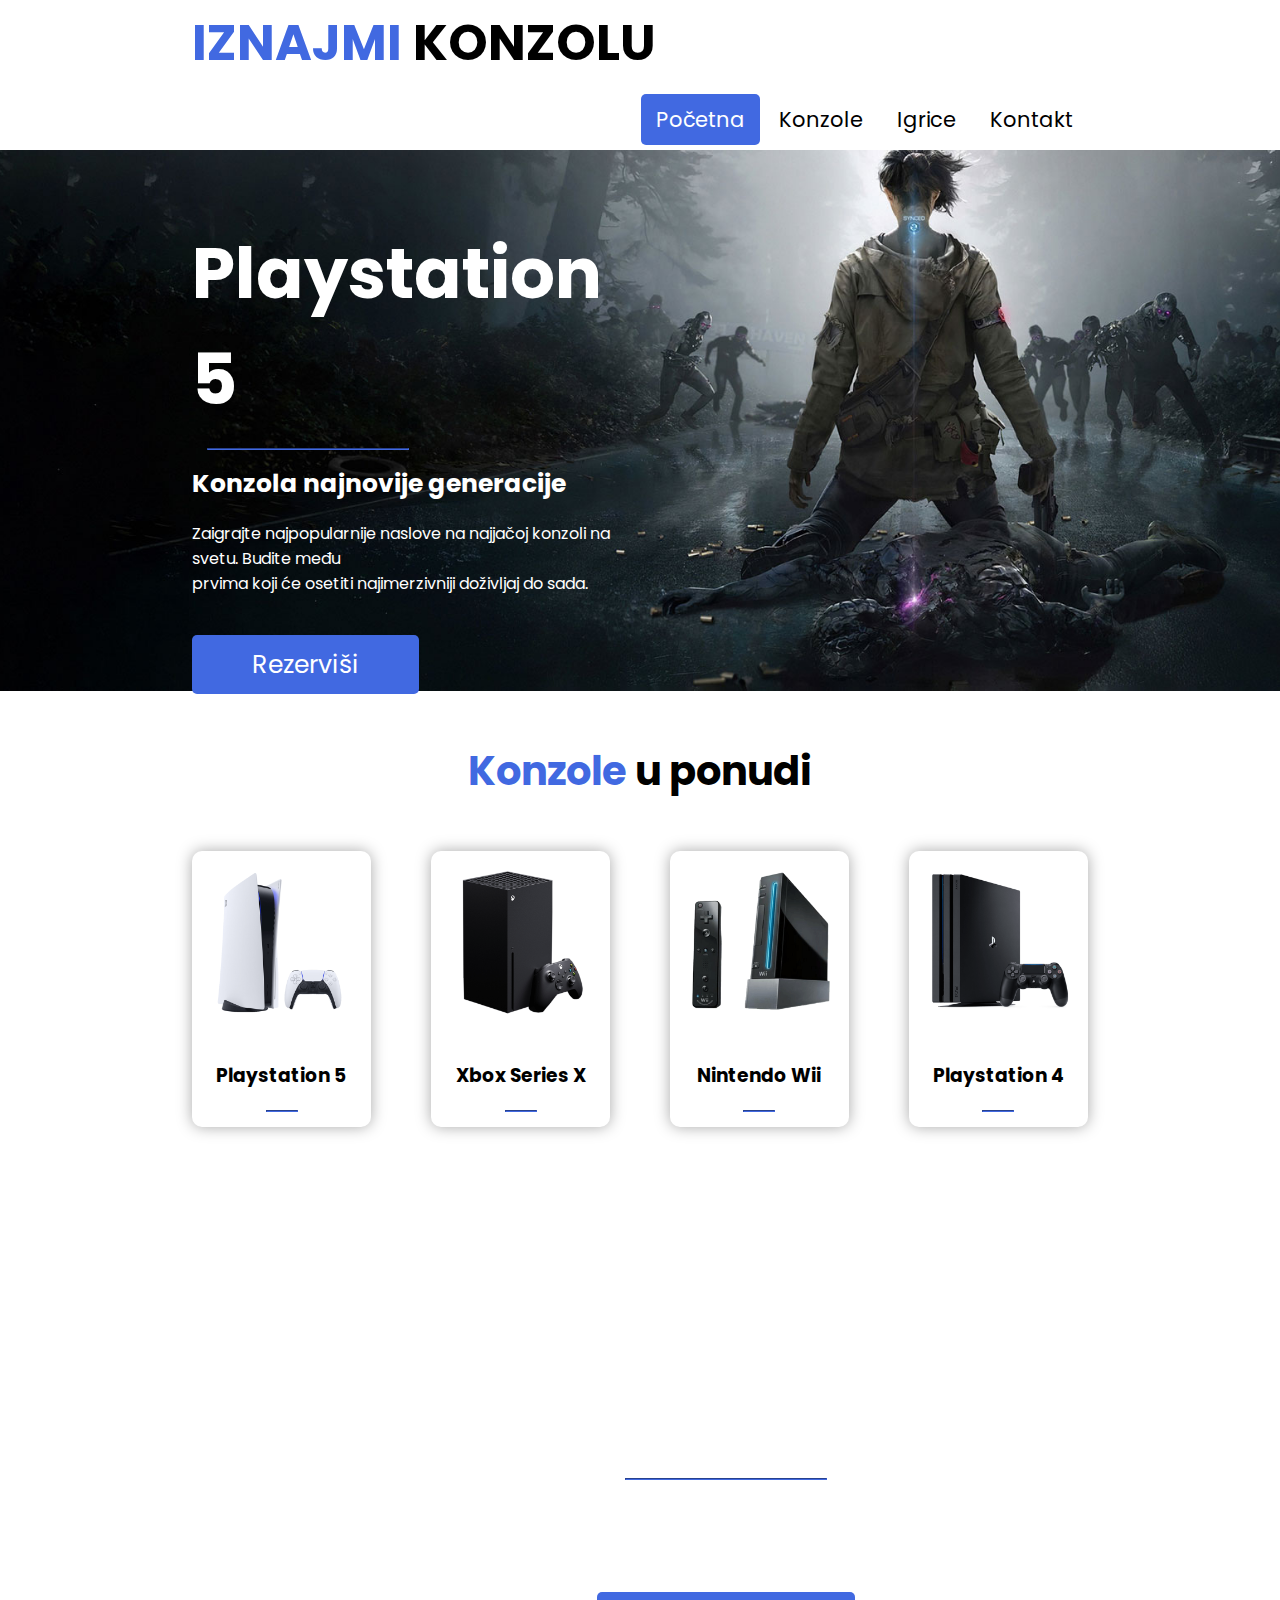
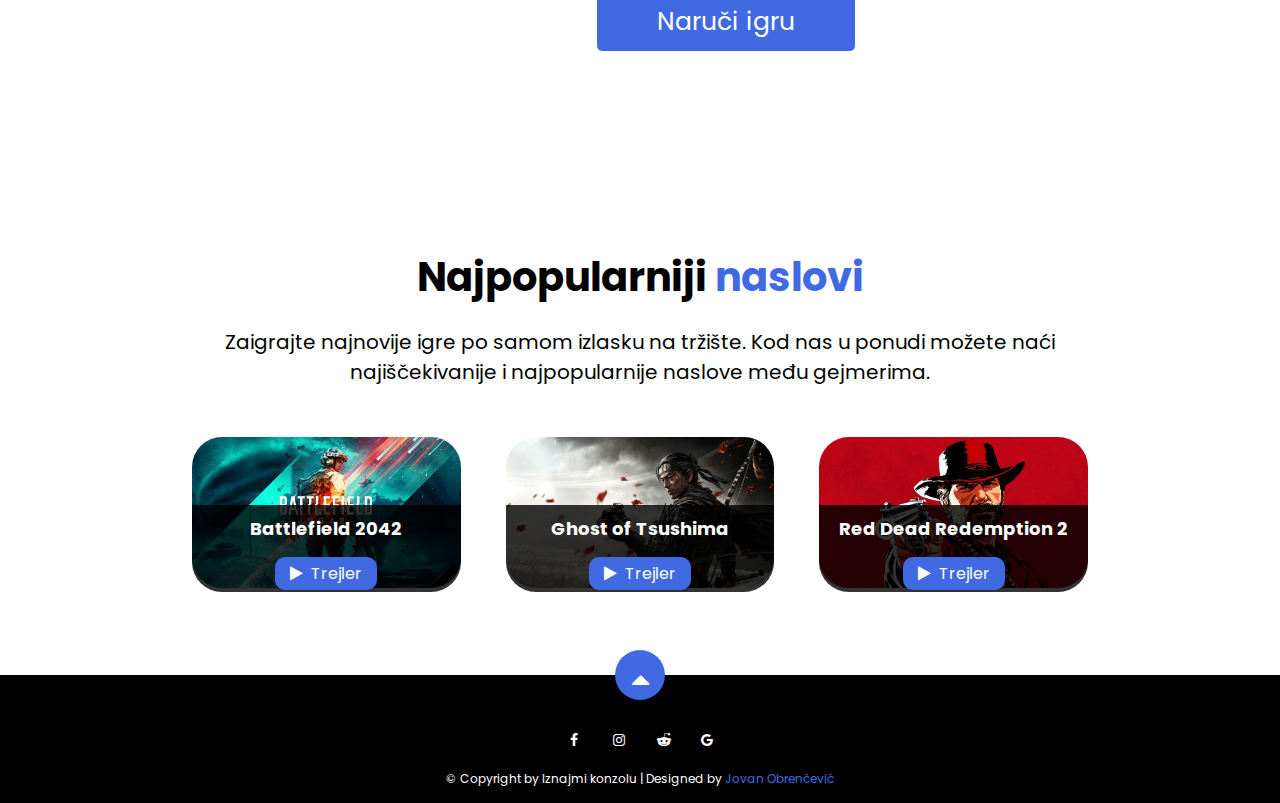
<file: index.html>
<!DOCTYPE html>
<html>
	<head>
		<!-- Veze ka fontovima -->
		<link href="https://fonts.googleapis.com/css2?family=Poppins:wght@400;500&display=swap" rel="stylesheet"/>

		<!-- Veze ka web ikonicama -->
		<link rel="stylesheet" href="https://cdnjs.cloudflare.com/ajax/libs/font-awesome/4.7.0/css/font-awesome.min.css"/>
		
		<meta name="viewport" content="width=device-width, initial-scale=1.0"/>
		<meta name="keywords" content="playstation 5, xbox, sony, iznajmi sony, nintendo wii"/>
        	<meta name="description" content="Iznajmljivanje svih vrsta konzola, sony, xbox, nintendo"/>
		
		<!-- Veza ka css fajlu -->
		<link rel="stylesheet" type="text/css" href="css/style.css"/>

		<meta charset="utf-8"/>
		<link rel="icon" href="img/logoIcon.png"/>
		<title>Iznajmi konzolu</title>
	</head>

	<body id="indexPage">

		<!-- Header sekcija -->
		<div id="header">
			<div class="centralAlign">

				<!-- Logo sekcija -->
				<div id="logo">
					<a href="index.html">
						<h1><span class="plaviTekst">Iznajmi</span> Konzolu</h1>
					</a>
					
				</div>

				<!-- Navigacija -->
				<div id="navigation">
					<ul>
						<li class="trenutnaStranica">
							<a href="index.html">Početna</a>
						</li>
						<li>
							<a href="konzole.html">Konzole</a>
						</li>
						<li>
							<a href="igrice.html">Igrice</a>
						</li>
						<li>
							<a href="kontakt.html">Kontakt</a>
						</li>
					</ul>
				</div>

				<div class="cleaner"></div>
			</div>
		</div>

		<!-- Cover sekcija -->
		<div class="cover">
			<div class="centralAlign">
				<div id="coverText">
					<h2>Playstation 5</h2>
					<hr>
					<h3>Konzola najnovije generacije</h3>
					<p>Zaigrajte najpopularnije naslove na najjačoj konzoli na svetu. Budite među <br/>prvima koji će osetiti najimerzivniji doživljaj do sada.</p>
					<a href="kontakt.html">Rezerviši</a>
				</div>
			</div>
		</div>
		
		<!-- middleRow -->
		<div class="centralAlign">
			<div id="middleRowTitle">
				<h2><span class="plaviTekst">Konzole</span> u ponudi</h2>
			</div>
			<div id="middleRow">
				<div class="middleRowBlock">
					<img src="img/playstation5.png" alt="Playstation 5 konzola sa dualsense kontrolerom"/>
					<h3>Playstation 5</h3>
					<hr/>
				</div>
				<div class="middleRowBlock">
					<img src="img/xboxSeriesX.png" alt="Xbox Series X konzola sa xbox360 dzojstikom"/>
					<h3>Xbox Series X</h3>
					<hr/>
				</div>
				<div class="middleRowBlock">
					<img src="img/nintendoWii.png" alt="Nintendo konzola sa wii palicom"/>
					<h3>Nintendo Wii</h3>
					<hr/>
				</div>
				<div class="middleRowBlock">
					<img src="img/playstation4.png" alt="Playstation 4 konzola sa dualshock 4 kontrolerom"/>
					<h3>Playstation 4</h3>
					<hr/>
				</div>
			</div>
		</div> 

		<!-- middleCover -->
		<div id="middleCover">
			<div class="centralAlign">
				<div id="middleCoverText">
					<h2>Iznajmite igru</h2>
					<hr/>
					<p>Imate konzolu a nemate igru? Nikakav problem.<br/>
					Kod nas možete iznajmiti samo igru po najpovoljnijim cenama.</p>
					<a href="kontakt.html">Naruči igru</a>
				</div>
				<div class="cleaner"></div>
			</div>
		</div>

		<!-- bottomRow -->
		<div class="centralAlign">
			<div id="bottomRowText">
				<h2>Najpopularniji<span class="plaviTekst"> naslovi</span></h2>
				<p>Zaigrajte najnovije igre po samom izlasku na tržište. Kod 
				nas u ponudi možete naći najiščekivanije i najpopularnije naslove među gejmerima.</p>
			</div>
			<div id="bottomRow">
				<div class="bottomRowBlock">
					<img src="img/battlefield2042.jpg" alt="Video igrica Battlefield 2042"/>
					<div class="bottomRowBlockText">
						<h3>Battlefield 2042</h3>
						<a href="https://www.youtube.com/watch?v=FDuMEodqXi0" target="_blank"><i class="fa fa-play"></i> &nbsp;Trejler</a>
					</div>
				</div>

				<div class="bottomRowBlock">
					<img src="img/ghostOfTsushima.jpg" alt="Video igrica Ghost of Tsushima"/>
					<div class="bottomRowBlockText">
						<h3>Ghost of Tsushima</h3>
						<a href="https://www.youtube.com/watch?v=iqysmS4lxwQ" target="_blank"><i class="fa fa-play"></i> &nbsp;Trejler</a>
					</div>
				</div>
				
				<div class="bottomRowBlock">
					<img src="img/redDeadRedemption2.jpg" alt="Arthur Morgan iz video naslova Red Dead Redemption 2"/>
					<div class="bottomRowBlockText">
						<h3>Red Dead Redemption 2</h3>
						<a href="https://www.youtube.com/watch?v=eaW0tYpxyp0" target="_blank"><i class="fa fa-play"></i> &nbsp;Trejler</a>
					</div>
				</div>
			</div>
		</div>

		<!-- footer -->
		<div id="footer">
			<div class="centralAlign">
				<div id="goUp">
					<a href="#indexPage"><i class="fa fa-sort-asc"></i></a>
				</div>
				<div id="socMreze">
					<ul>
						<li>
							<a href="https://www.facebook.com/"><i class="fa fa-facebook-f"></i></a>
						</li>
						<li>
							<a href="https://www.instagram.com/"><i class="fa fa-instagram"></i></a>
						</li>
						<li>
							<a href="https://www.reddit.com/"><i class="fa fa-reddit-alien"></i></a>
						</li>
						<li>
							<a href="https://myaccount.google.com/"><i class="fa fa-google"></i></a>
						</li>
					</ul>
				</div>
				<p>&copy; Copyright by Iznajmi konzolu | Designed by <a href="oMeni.html">Jovan Obrenčević</a></p>
			</div>
		</div>

	</body>
</html>
</file>
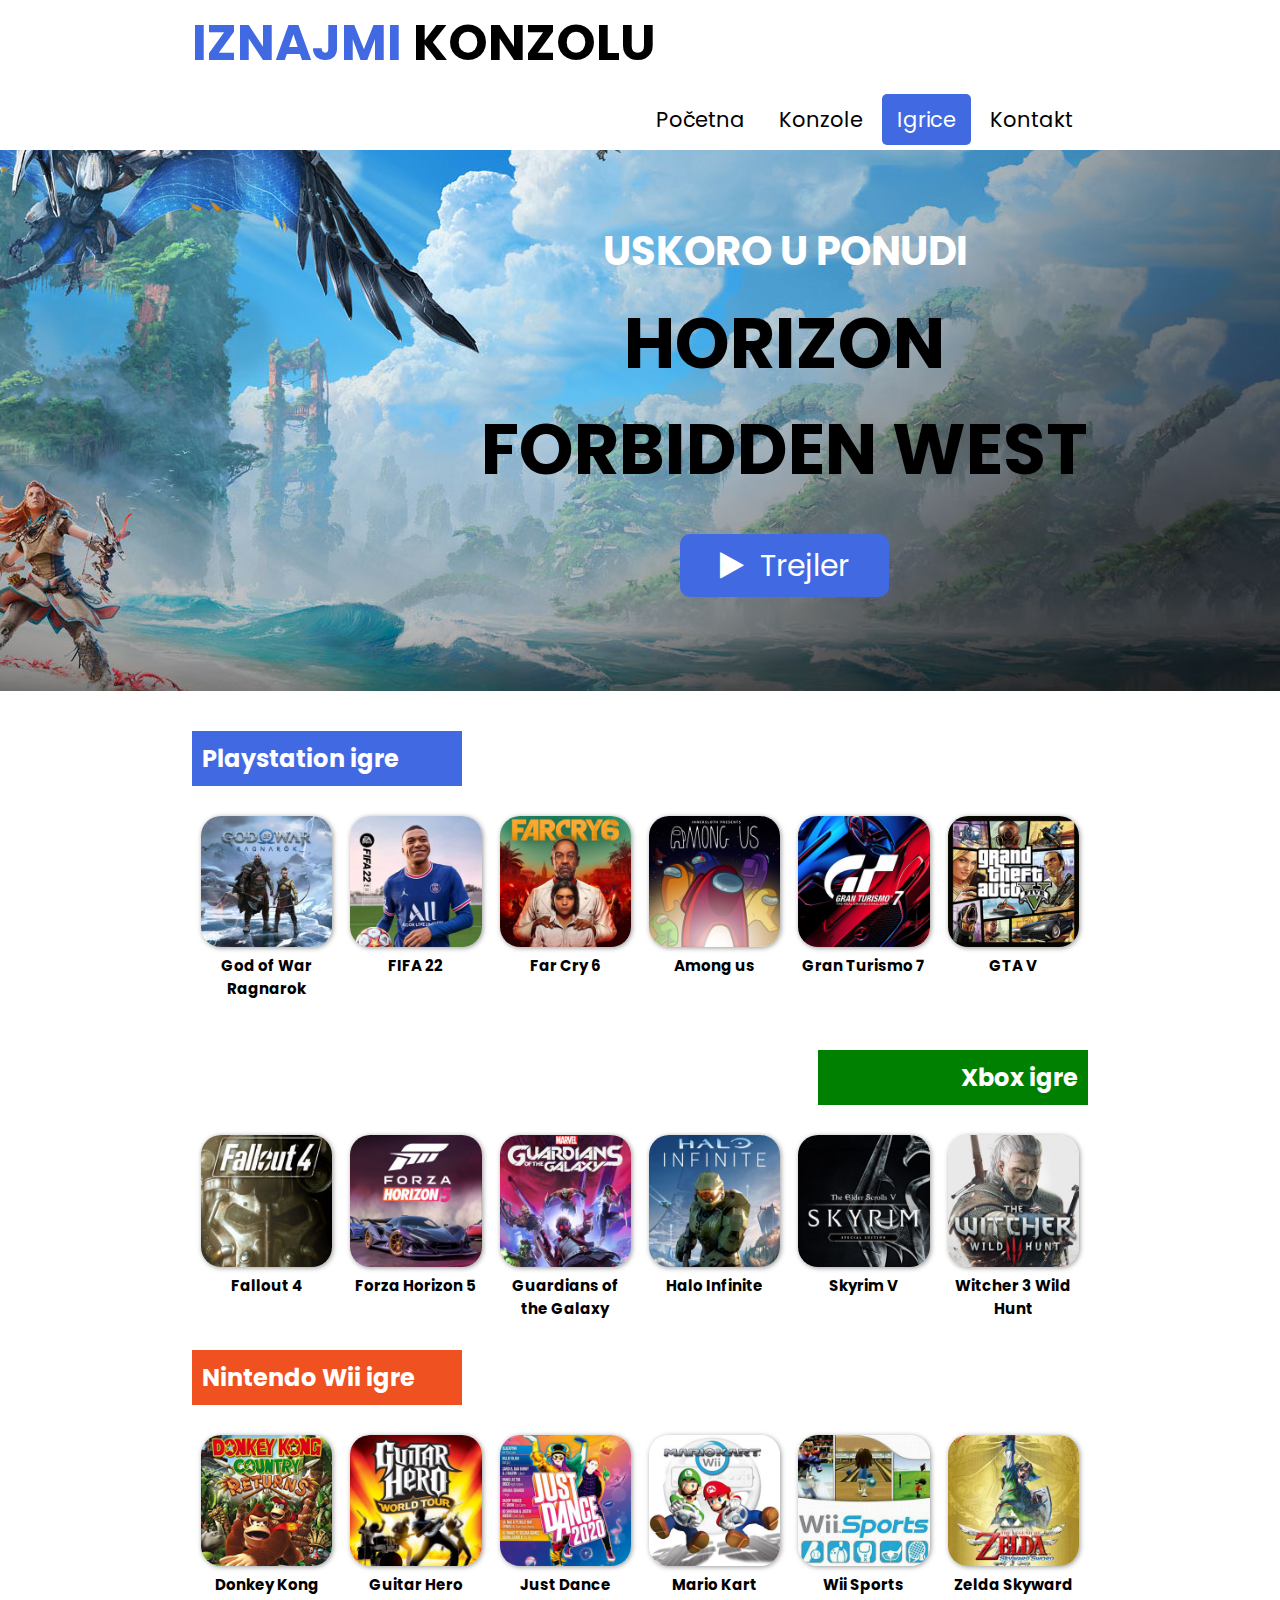
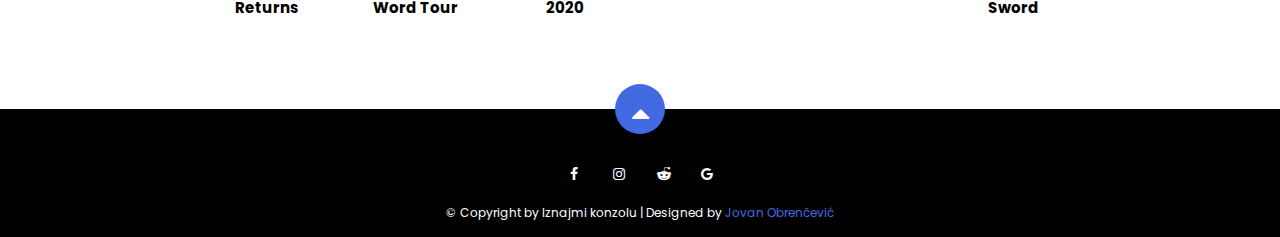
<file: igrice.html>
<!DOCTYPE html>
<html>
	<head>
		<!-- Veze ka fontovima -->
		<link href="https://fonts.googleapis.com/css2?family=Poppins:wght@400;500&display=swap" rel="stylesheet"/>
		
		<!-- Veze ka web ikonicama -->
		<link rel="stylesheet" href="https://cdnjs.cloudflare.com/ajax/libs/font-awesome/4.7.0/css/font-awesome.min.css"/>

		<!-- Veza ka css fajlu -->
		<link rel="stylesheet" type="text/css" href="css/style.css"/>

		<meta charset="utf-8"/>
		<link rel="icon" href="img/logoIcon.png"/>
		<title>Iznajmi konzolu</title>
	</head>

	<body id="igricePage">

		<!-- Header sekcija -->
		<div id="header">
			<div class="centralAlign">

				<!-- Logo sekcija -->
				<div id="logo">
					<a href="index.html">
						<h1><span class="plaviTekst">Iznajmi</span> Konzolu</h1>
					</a>
					
				</div>

				<!-- Navigacija -->
				<div id="navigation">
					<ul>
						<li>
							<a href="index.html">Početna</a>
						</li>
						<li>
							<a href="konzole.html">Konzole</a>
						</li>
						<li class="trenutnaStranica">
							<a href="igrice.html">Igrice</a>
						</li>
						<li>
							<a href="kontakt.html">Kontakt</a>
						</li>
					</ul>
				</div>

				<div class="cleaner"></div>
			</div>
		</div>

		<!-- Cover sekcija -->
		<div class="cover">
			<div class="centralAlign">
				<div id="igriceCoverText">
					<h2>USKORO U PONUDI</h2>
					<h3>HORIZON <br/>
					FORBIDDEN WEST</h3>
					<a href="https://www.youtube.com/watch?v=WpgXz5Z9v-U" target="_blank"><i class="fa fa-play"></i> &nbsp;Trejler</a>
				</div>
				<div class="cleaner"></div>
			</div>
		</div>

		<!-- Gallery sekcija -->
		<div id="gallery">
			<div class="centralAlign">
				<div class="galleryRow">
					<h2>Playstation igre</h2>
					<div class="galleryItems">
						<ul>
							<li>
								<img src="img/godOfWarRagnarok.jpg" alt="God of War ragnarok cover"/>
								<h3>God of War Ragnarok</h3>
							</li>
							<li>
								<img src="img/fifa22.jpg" alt="Kylian Mbappe FIFA22"/>
								<h3>FIFA 22</h3>
							</li>
							<li>
								<img src="img/farCry6.jpg" alt="Far cry 6 cover"/>
								<h3>Far Cry 6</h3>
							</li>
							<li>
								<img src="img/amongUs.jpg" alt="Among us cover"/>
								<h3>Among us</h3>
							</li>
							<li>
								<img src="img/granTurismo7.jpg" alt="Gran Turismo 7 cover"/>
								<h3>Gran Turismo 7</h3>
							</li>
							<li>
								<img src="img/gtaV.jpg" alt="GTA V cover"/>
								<h3>GTA V</h3>
							</li>
						</ul>
					</div>
				</div>
				<div class="galleryRow">
					<h2 class="xbox">Xbox igre</h2>
					<div class="cleaner"></div>
					<div class="galleryItems">
						<ul>
							<li>
								<img src="img/fallout4.jpg" alt="Fallout4 cover"/>
								<h3>Fallout 4</h3>
							</li>
							<li>
								<img src="img/forzaHorizon5.jpg" alt="Forza Horizon 5 cover"/>
								<h3>Forza Horizon 5</h3>
							</li>
							<li>
								<img src="img/guardiansOfTheGalaxy.jpg" alt="Guardians of the galaxy cover"/>
								<h3>Guardians of the Galaxy</h3>
							</li>
							<li>
								<img src="img/haloInfinite.jpg" alt="Halo Infinite cover"/>
								<h3>Halo Infinite</h3>
							</li>
							<li>
								<img src="img/skyrimV.jpg" alt="Skyrim V cover"/>
								<h3>Skyrim V</h3>
							</li>
							<li>
								<img src="img/witcher3.jpg" alt="Witcher 3 - Geralt of Rivia cover"/>
								<h3>Witcher 3 Wild Hunt</h3>
							</li>
						</ul>
					</div>
				</div>
				<div class="galleryRow">
					<h2 class="nintendo">Nintendo Wii igre</h2>
					<div class="galleryItems">
						<ul>
							<li>
								<img src="img/donkeyKong.jpg" alt="Donkey Kong cover"/>
								<h3>Donkey Kong Returns</h3>
							</li>
							<li>
								<img src="img/guitarHeroWordTour.jpg" alt="Guitar Hero Word Tour cover"/>
								<h3>Guitar Hero Word Tour</h3>
							</li>
							<li>
								<img src="img/justDance2020.jpg" alt="Just Dance 2020 cover"/>
								<h3>Just Dance 2020</h3>
							</li>
							<li>
								<img src="img/marioKart.jpg" alt="Mario kart cover"/>
								<h3>Mario Kart</h3>
							</li>
							<li>
								<img src="img/wiiSports.jpg" alt="Wii sports cover"/>
								<h3>Wii Sports</h3>
							</li>
							<li>
								<img src="img/zeldaSkywardSword.jpg" alt="Zelda Skyward Sword cover"/>
								<h3>Zelda Skyward Sword</h3>
							</li>
						</ul>
					</div>
				</div>
			</div>
		</div>

		<!-- Footer -->
		<div id="footer">
			<div class="centralAlign">
				<div id="goUp">
					<a href="#igricePage"><i class="fa fa-sort-asc"></i></a>
				</div>
				<div id="socMreze">
				<ul>
					<li>
						<a href=""><i class="fa fa-facebook-f"></i></a>
					</li>
					<li>
						<a href=""><i class="fa fa-instagram"></i></a>
					</li>
					<li>
						<a href=""><i class="fa fa-reddit-alien"></i></a>
					</li>
					<li>
						<a href=""><i class="fa fa-google"></i></a>
					</li>
				</ul>
			</div>
			<p>&copy; Copyright by Iznajmi konzolu | Designed by <a href="oMeni.html">Jovan Obrenčević</a></p>
		</div>

	</body>
</html>
</file>
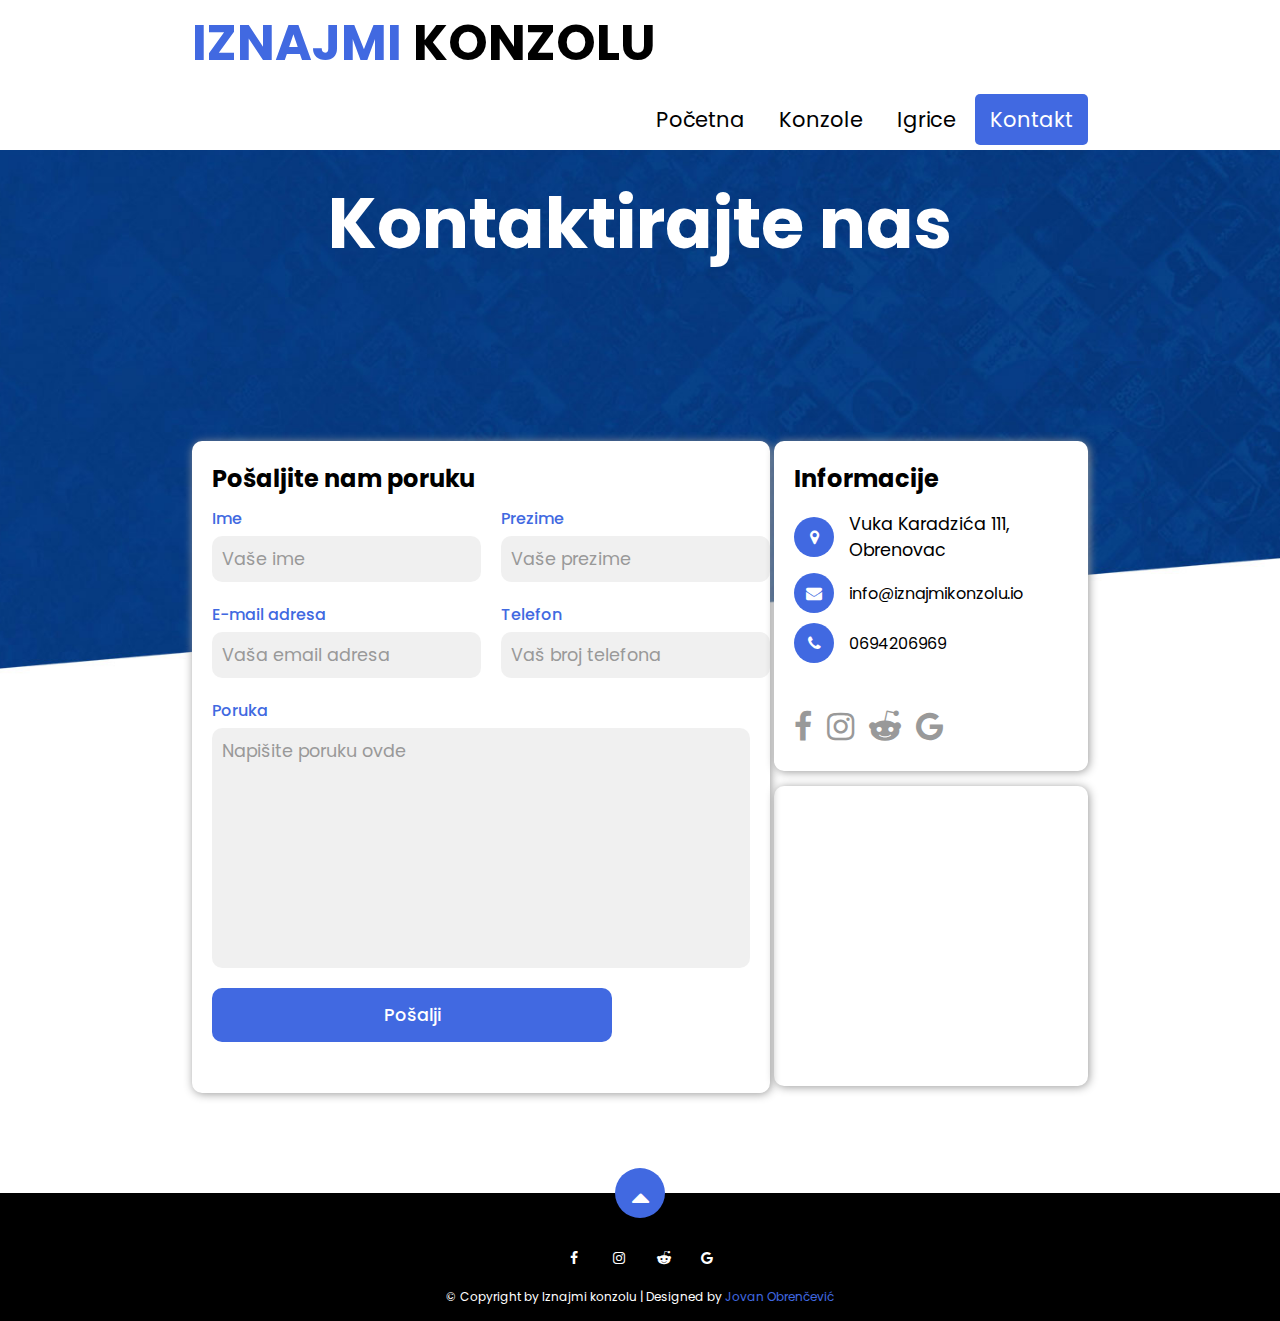
<file: kontakt.html>
<!DOCTYPE html>
<html>
    <head>
        <!-- Veze ka fontovima -->
        <link href="https://fonts.googleapis.com/css2?family=Poppins:wght@400;500&display=swap" rel="stylesheet"/>

        <!-- Veze ka web ikonicama -->
        <link rel="stylesheet" href="https://cdnjs.cloudflare.com/ajax/libs/font-awesome/4.7.0/css/font-awesome.min.css"/>

        <!-- Veza ka css fajlu -->
        <link rel="stylesheet" type="text/css" href="css/style.css"/>

        <meta charset="utf-8"/>
        <link rel="icon" href="img/logoIcon.png"/>
        <title>Iznajmi konzolu</title>
    </head>

    <body id="kontaktPage">

        <!-- Header sekcija -->
        <div id="header">
            <div class="centralAlign">

                <!-- Logo sekcija -->
                <div id="logo">
                    <a href="index.html">
                        <h1><span class="plaviTekst">Iznajmi</span> Konzolu</h1>
                    </a>
                    
                </div>

                <!-- Navigacija -->
                <div id="navigation">
                    <ul>
                        <li>
                            <a href="index.html">Početna</a>
                        </li>
                        <li>
                            <a href="konzole.html">Konzole</a>
                        </li>
                        <li>
                            <a href="igrice.html">Igrice</a>
                        </li>
                        <li class="trenutnaStranica">
                            <a href="kontakt.html">Kontakt</a>
                        </li>
                    </ul>
                </div>

                <div class="cleaner"></div>
            </div>
        </div>

        <!-- Cover sekcija -->
        <div class="cover">
            <div class="coverTitle">
                <h2>Kontaktirajte nas</h2>
            </div>
        </div>

        <!-- kontakt sekcija -->
        <div id="kontaktBlok" class="centralAlign">
            <div id="kontaktForma">
                <h3>Pošaljite nam poruku</h3>
                <form>
                    <div class="formaBlock">
                        <div class="kontaktRow">
                            <div class="inputBox">
                                <span>Ime</span>
                                <input type="text" placeholder="Vaše ime"/>
                            </div>
                            <div class="inputBox">
                                <span>Prezime</span>
                                <input type="text" placeholder="Vaše prezime"/>
                            </div>
                        </div>

                        <div class="kontaktRow">
                            <div class="inputBox">
                                <span>E-mail adresa</span>
                                <input type="text" placeholder="Vaša email adresa"/>
                            </div>
                            <div class="inputBox">
                                <span>Telefon</span>
                                <input type="text" placeholder="Vaš broj telefona"/>
                            </div>
                        </div>

                        <div class="kontaktRowDole">
                            <div class="inputBox">
                                <span>Poruka</span>
                                <textarea placeholder="Napišite poruku ovde"></textarea>
                            </div>
                        </div>
                        <div class="kontaktRowDole">
                            <div class="inputBox">
                                <input type="submit" value="Pošalji"/>
                            </div>
                        </div>
                    </div>
                </form>
            </div>
            <div id="informacijeDesno">
                <div class="kontaktInfo">
                    <h3>Informacije</h3>
                    <div class="infoBlock">
                        <div>
                            <span><i class="fa fa-map-marker"></i></span>
                            <p>Vuka Karadzića 111, Obrenovac</p>
                        </div>
                        <div>
                            <span><i class="fa fa-envelope"></i></span>
                            <a href="mailto:">info@iznajmikonzolu.io</a>
                        </div>
                        <div>
                            <span><i class="fa fa-phone"></i></span>
                            <a href="tel:0694206969">0694206969</a>
                        </div>
                        <ul class="kontaktSocijalne">
                            <li>
                            <a href="https://www.facebook.com/"><i class="fa fa-facebook-f"></i></a>
                            </li>
                            <li>
                                <a href="https://www.instagram.com/"><i class="fa fa-instagram"></i></a>
                            </li>
                            <li>
                                <a href="https://www.reddit.com/"><i class="fa fa-reddit-alien"></i></a>
                            </li>
                            <li>
                                <a href="https://myaccount.google.com/"><i class="fa fa-google"></i></a>
                            </li>
                        </ul>
                    </div>
                </div>
                <div id="kontaktMapa">
                    <iframe src="https://www.google.com/maps/embed?pb=!1m18!1m12!1m3!1d2838.0106046573364!2d20.202450115747062!3d44.658134994884215!2m3!1f0!2f0!3f0!3m2!1i1024!2i768!4f13.1!3m3!1m2!1s0x475a146223fb3bc7%3A0x2738d6ec90cc9004!2z0JLRg9C60LAg0JrQsNGA0LDRn9C40ZvQsCAxMTEsINCe0LHRgNC10L3QvtCy0LDRhiAxMTUwMA!5e0!3m2!1ssr!2srs!4v1637699332214!5m2!1ssr!2srs" width="317" height="450" style="border:0;" allowfullscreen="" loading="lazy"></iframe>
                </div>
            </div>
        </div>

        <!-- footer -->
        <div id="footer">
            <div class="centralAlign">
                <div id="goUp">
                    <a href="#kontaktPage"><i class="fa fa-sort-asc"></i></a>
                </div>
                <div id="socMreze">
                    <ul>
                        <li>
                            <a href=""><i class="fa fa-facebook-f"></i></a>
                        </li>
                        <li>
                            <a href=""><i class="fa fa-instagram"></i></a>
                        </li>
                        <li>
                            <a href=""><i class="fa fa-reddit-alien"></i></a>
                        </li>
                        <li>
                            <a href=""><i class="fa fa-google"></i></a>
                        </li>
                    </ul>
                </div>
                <p>&copy; Copyright by Iznajmi konzolu | Designed by <a href="oMeni.html">Jovan Obrenčević</a></p>
            </div>
        </div>

    </body>
</html>
</file>
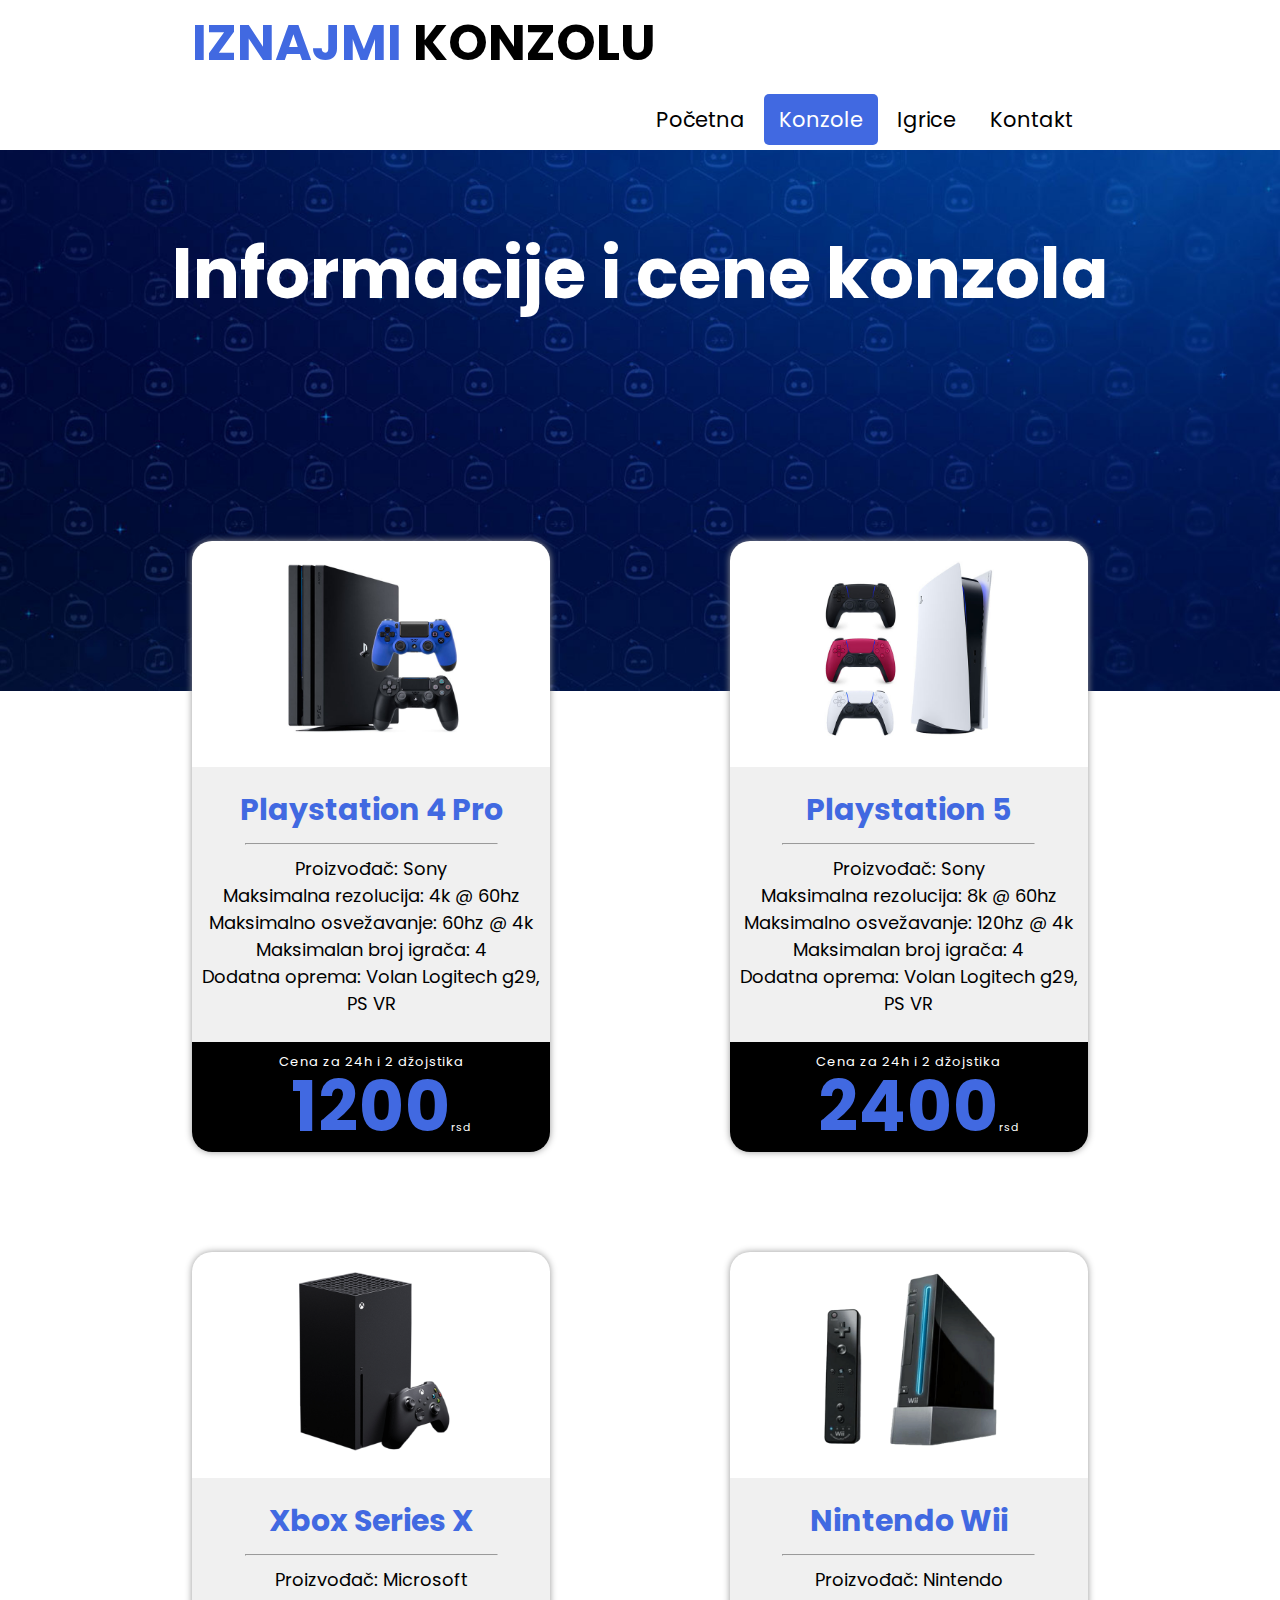
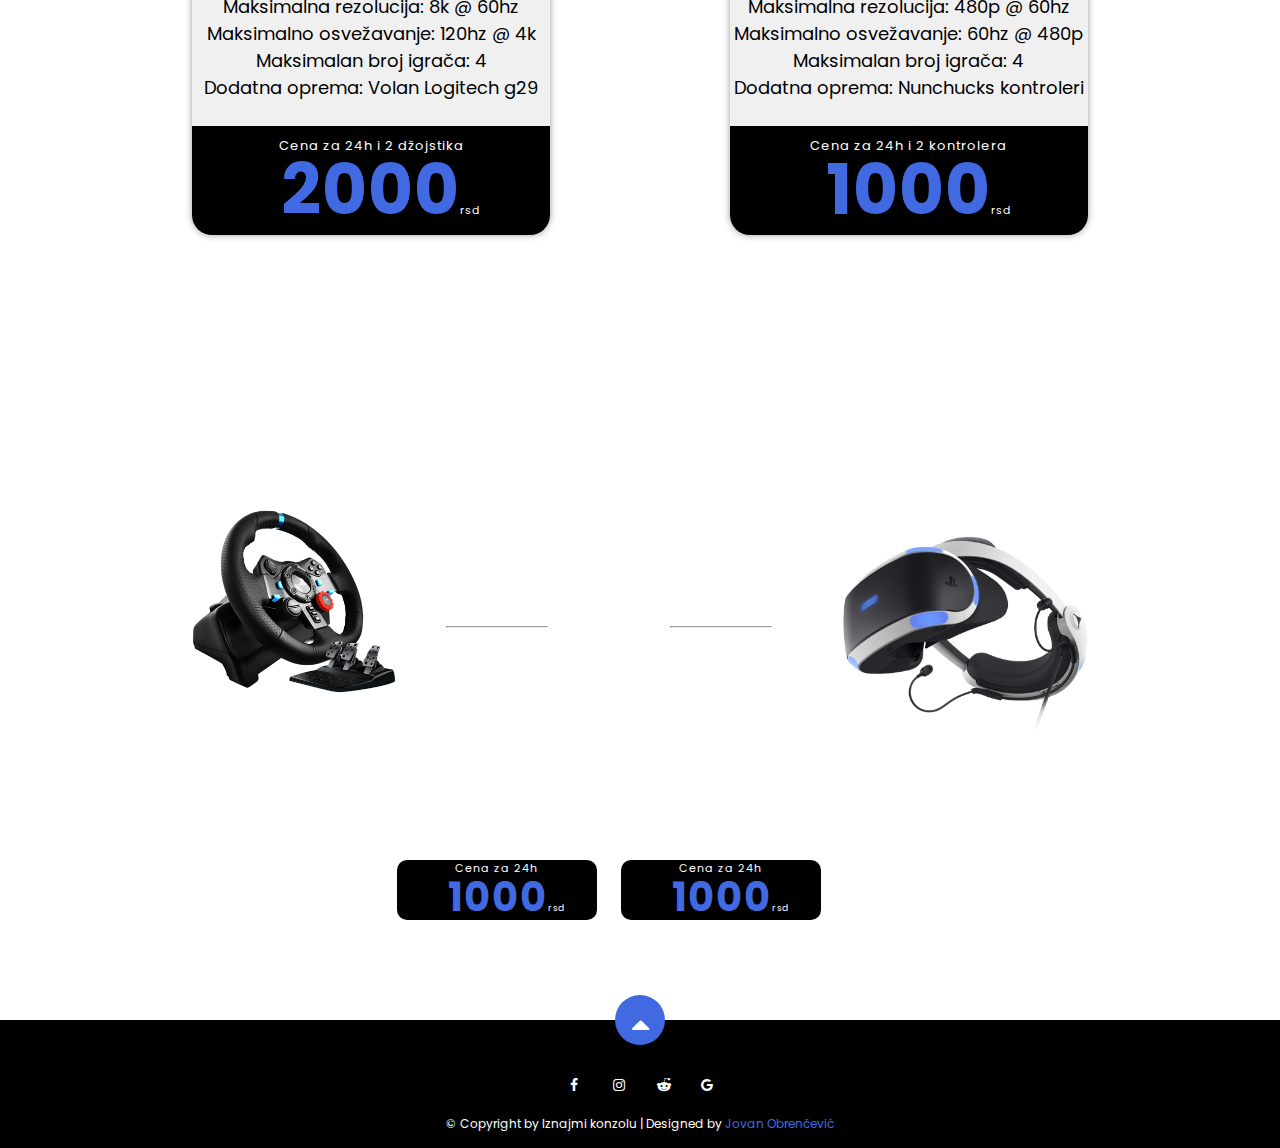
<file: konzole.html>
<!DOCTYPE html>
<html>
	<head>
		<!-- Veze ka fontovima -->
		<link href="https://fonts.googleapis.com/css2?family=Poppins:wght@400;500&display=swap" rel="stylesheet"/>

		<!-- Veze ka web ikonicama -->
		<link rel="stylesheet" href="https://cdnjs.cloudflare.com/ajax/libs/font-awesome/4.7.0/css/font-awesome.min.css"/>

		<!-- Veza ka css fajlu -->
		<link rel="stylesheet" type="text/css" href="css/style.css"/>

		<meta charset="utf-8"/>
		<link rel="icon" href="img/logoIcon.png"/>
		<title>Iznajmi konzolu</title>
	</head>

	<body id="konzolePage">

		<!-- Header sekcija -->
		<div id="header">
			<div class="centralAlign">

				<!-- Logo sekcija -->
				<div id="logo">
					<a href="index.html">
						<h1><span class="plaviTekst">Iznajmi</span> Konzolu</h1>
					</a>
					
				</div>

				<!-- Navigacija -->
				<div id="navigation">
					<ul>
						<li>
							<a href="index.html">Početna</a>
						</li>
						<li  class="trenutnaStranica">
							<a href="konzole.html">Konzole</a>
						</li>
						<li>
							<a href="igrice.html">Igrice</a>
						</li>
						<li>
							<a href="kontakt.html">Kontakt</a>
						</li>
					</ul>
				</div>

				<div class="cleaner"></div>
			</div>
		</div>

		<!-- Cover sekcija -->
		<div class="cover">
			<div id="konzoleCoverTitle">
				<h2>Informacije i cene konzola</h2>
			</div>
		</div>

		<!-- middle sekcija -->
		<div id="konzoleMiddle">
			<div class="centralAlign">
				<div class="konzolaRow">
					<div class="konzolaBlock">
						<div class="konzolaImg">
							<img src="img/sony4.jpg" alt="Playstation 4 konzola sa dualshock 4 kontrolerima"/>
						</div>
						<div class="konzolaText">
							<h3>Playstation 4 Pro</h3>
							<hr/>
							<p>Proizvođač: Sony<br/>
								Maksimalna rezolucija: 4k @ 60hz<br/>
								Maksimalno osvežavanje: 60hz @ 4k<br/>
								Maksimalan broj igrača: 4<br/>
								Dodatna oprema: Volan Logitech g29, PS VR
							</p>
							<div class="konzolaCena">
								<p>Cena za 24h i 2 džojstika<br/><span class="cena">1200</span><small>rsd</small></p>
							</div>
						</div>				
					</div>
					<div class="konzolaBlock">
						<div class="konzolaImg">
							<img src="img/sony5.jpg" alt="Playstation 5 konzola sa dualsense kontrolerima"/>
						</div>
						<div class="konzolaText">
							<h3>Playstation 5</h3>
							<hr/>
							<p>Proizvođač: Sony<br/>
								Maksimalna rezolucija: 8k @ 60hz<br/>
								Maksimalno osvežavanje: 120hz @ 4k<br/>
								Maksimalan broj igrača: 4<br/>
								Dodatna oprema: Volan Logitech g29, PS VR
							</p>
							<div class="konzolaCena">
								<p>Cena za 24h i 2 džojstika<br/><span class="cena">2400</span><small>rsd</small></p>
							</div>
						</div>				
					</div>
				</div>
				<div class="konzolaRow">
					<div class="konzolaBlock">
						<div class="konzolaImg">
							<img src="img/xboxSeriesX.png" alt="Xbox Series X konzola sa xbox kontrolerom"/>
						</div>
						<div class="konzolaText">
							<h3 >Xbox Series X</h3>
							<hr/>
							<p>Proizvođač: Microsoft<br/>
								Maksimalna rezolucija: 8k @ 60hz<br/>
								Maksimalno osvežavanje: 120hz @ 4k<br/>
								Maksimalan broj igrača: 4<br/>
								Dodatna oprema: Volan Logitech g29
							</p>
							<div class="konzolaCena">
								<p>Cena za 24h i 2 džojstika<br/><span class="cena">2000</span><small>rsd</small></p>
							</div>
						</div>				
					</div>
					<div class="konzolaBlock">
						<div class="konzolaImg">
							<img src="img/nintendoWii.png" alt="Playstation 5 konzola sa dualsense kontrolerima"/>
						</div>
						<div class="konzolaText">
							<h3>Nintendo Wii</h3>
							<hr/>
							<p>Proizvođač: Nintendo<br/>
								Maksimalna rezolucija: 480p @ 60hz<br/>
								Maksimalno osvežavanje: 60hz @ 480p<br/>
								Maksimalan broj igrača: 4<br/>
								Dodatna oprema: Nunchucks kontroleri
							</p>
							<div class="konzolaCena">
								<p>Cena za 24h i 2 kontrolera<br/><span class="cena">1000</span><small>rsd</small></p>
							</div>
						</div>				
					</div>
				</div>
			</div>
		</div>


		<!-- bottomCover -->
		<div id="vrCover">
			<div class="centralAlign">
				<div id="vrTitle"><h2>DODATNA OPREMA</h2></div>
				<div id="dodatnaOpremaRow">
					<div class="dodatnaOpremaBlock">
						<div class="dodatnaOpremaImg">
							<img src="img/g29.png" alt="Playstation VR headset">
						</div>
						<div class="dodatnaOpremaText">
							<h3>
								Logitech G29
							</h3>
							<hr/>
							<p>Osetite put sa Logitech G29 volanom,poboljšajte doživljaj trkanja u video igricama. Realistično upravljanje i podrška za sve sony konzole.</p>
							<div class="konzolaCena">
								<p>Cena za 24h<br/><span class="cena">1000</span><small>rsd</small></p>
							</div>
						</div>
					</div>
					<div class="dodatnaOpremaBlock">
						<div class="dodatnaOpremaText">
							<h3>
								Playstation Vr
							</h3>
							<hr/>
							<p>Doživite potpuno novi osećaj igranja uz Playstation VR. Uz vidno polje od 360&#176; zaboravićete da ste u igri. Prenesite pokrete iz realnog u virtuelni svet po najpristupačnijoj ceni.</p>
							<div class="konzolaCena">
								<p>Cena za 24h<br/><span class="cena">1000</span><small>rsd</small></p>
							</div>
						</div>
						<div class="dodatnaOpremaImg">
							<img src="img/psVr.png" alt="Playstation VR headset">
						</div>
					</div>
				</div>
			</div>
		</div>

		<!-- footer -->
		<div id="footer">
			<div class="centralAlign">
				<div id="goUp">
					<a href="#konzolePage"><i class="fa fa-sort-asc"></i></a>
				</div>
				<div id="socMreze">
					<ul>
						<li>
							<a href=""><i class="fa fa-facebook-f"></i></a>
						</li>
						<li>
							<a href=""><i class="fa fa-instagram"></i></a>
						</li>
						<li>
							<a href=""><i class="fa fa-reddit-alien"></i></a>
						</li>
						<li>
							<a href=""><i class="fa fa-google"></i></a>
						</li>
					</ul>
				</div>
				<p>&copy; Copyright by Iznajmi konzolu | Designed by <a href="oMeni.html">Jovan Obrenčević</a></p>
			</div>
		</div>


		
	</body>
</html>
</file>
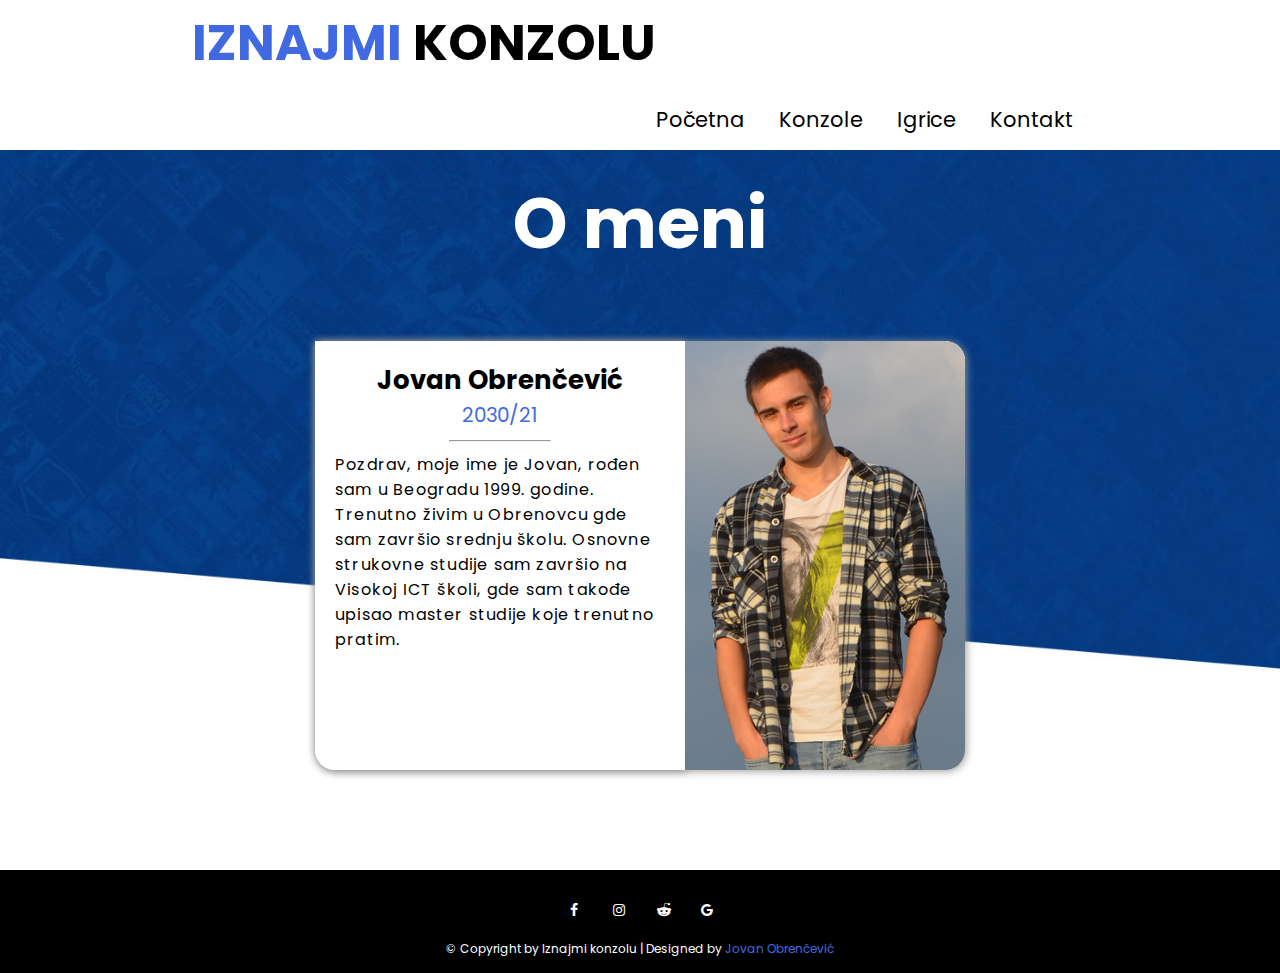
<file: oMeni.html>
<!DOCTYPE html>
<html>
	<head>
		<!-- Veze ka fontovima -->
		<link href="https://fonts.googleapis.com/css2?family=Poppins:wght@400;500&display=swap" rel="stylesheet"/>

		<!-- Veze ka web ikonicama -->
		<link rel="stylesheet" href="https://cdnjs.cloudflare.com/ajax/libs/font-awesome/4.7.0/css/font-awesome.min.css"/>

		<!-- Veza ka css fajlu -->
		<link rel="stylesheet" type="text/css" href="css/style.css"/>

		<meta charset="utf-8"/>
		<link rel="icon" href="img/logoIcon.png"/>
		<title>Iznajmi konzolu</title>
	</head>

	<body id="oMeniPage">

		<!-- Header sekcija -->
		<div id="header">
			<div class="centralAlign">

				<!-- Logo sekcija -->
				<div id="logo">
					<a href="index.html">
						<h1><span class="plaviTekst">Iznajmi</span> Konzolu</h1>
					</a>
					
				</div>

				<!-- Navigacija -->
				<div id="navigation">
					<ul>
						<li>
							<a href="index.html">Početna</a>
						</li>
						<li>
							<a href="konzole.html">Konzole</a>
						</li>
						<li>
							<a href="igrice.html">Igrice</a>
						</li>
						<li>
							<a href="kontakt.html">Kontakt</a>
						</li>
					</ul>
				</div>

				<div class="cleaner"></div>
			</div>
		</div>

		<!-- cover sekcija -->
		<div class="cover">
            <div class="coverTitle">
                <h2>O meni</h2>
            </div>
        </div>	


        <!-- o meni sekcija -->
        <div id="oMeni">
        		<div id="tekstOMeni">
        			<h3>Jovan Obrenčević</h3>
        			<span>2030/21</span>
        			<hr/>
        			<p> Pozdrav, moje ime je Jovan, rođen sam u Beogradu 1999. godine. Trenutno živim u Obrenovcu gde sam završio srednju školu. Osnovne strukovne studije sam završio na Visokoj ICT školi, gde sam takođe upisao master studije koje trenutno pratim. </p>
        		</div>
        		<img src="img/jovanObrencevic.png" alt="Jovan Obrenčević"/>
        		
        </div>


				<!-- footer -->
		<div id="footer">
			<div class="centralAlign">
				<!-- <div id="goUp">
					<a href="#indexPage"><i class="fa fa-sort-asc"></i></a>
				</div> -->  
				<div id="socMreze">
					<ul>
						<li>
							<a href="https://www.facebook.com/"><i class="fa fa-facebook-f"></i></a>
						</li>
						<li>
							<a href="https://www.instagram.com/"><i class="fa fa-instagram"></i></a>
						</li>
						<li>
							<a href="https://www.reddit.com/"><i class="fa fa-reddit-alien"></i></a>
						</li>
						<li>
							<a href="https://myaccount.google.com/"><i class="fa fa-google"></i></a>
						</li>
					</ul>
				</div>
				<p>&copy; Copyright by Iznajmi konzolu | Designed by <a href="oMeni.html">Jovan Obrenčević</a></p>
			</div>
		</div>

	</body>
</html>
</file>
<file: css/style.css>
/* Opsta podesavanja*/
*{
	padding: 0px;
	margin: 0px;
	font-family: 'Poppins', sans-serif;
}
a{
	text-decoration: none;
}
li{
	list-style-type: none;
}
.centralAlign{
	width: 70%;
	margin: 0px auto;
}
.plaviTekst{
	color: #4169E1;
}
.orangeBoja{
	color: #ef5220;
}
.cleaner{clear: both;}




/*header*/
#header{
	width: 100%;
	padding: 5px 0px;
	position: fixed;
	top: 0;
	left: 0;
	z-index: 10;
	background-color: #fff;
}
#logo{
	float: left;
}
#logo h1{
	text-transform: uppercase;
	color: #000;
}
#logo a{
	font-size: 25px;
}
#navigation{
	float: right;
}
#navigation ul li{
	display: inline-block;
	padding: 10px 15px;
	margin-top: 13px;
}
#navigation ul li a{
	display: block;
	color: #000;
	font-size: 21px;
}
#navigation ul li a:hover{
	color: #4169E1;
	transform: scale(1.01);
}

#navigation ul .trenutnaStranica{
	background-color: #4169E1;
	border-radius: 5px;
}
#navigation ul .trenutnaStranica a{
	color: #fff;
}
#navigation ul .trenutnaStranica a:hover{
	color: #fff;
}


/*Cover sekcija*/
.cover{
	margin-top: 70px;
	width: 100%;
	height: 620px;
	padding-top: 1px;	
}
#indexPage .cover{
	background: url("../img/indexCover.jpg");
	background-position: center;
	background-repeat: no-repeat;
	background-size: cover;

}
#coverText{
	margin-top: 150px;
	width: 50%;
	color: #fff;
}
#coverText hr{
	width: 200px;
	margin: 15px;
	border-color: #4169E1;
}
#coverText h2{
	font-size: 70px;
}
#coverText h3{
	font-size: 25px;
	margin-bottom: 18px;
}
#coverText p{
	margin-bottom: 50px;
}
#coverText a{
	color: #fff;
	background-color: #4169E1;
	padding: 12px 60px;
	font-size: 25px;
	border-radius: 5px;
}
#coverText a:hover{
	background-color: #ef5220;
	transition: 1s;
}




/*middleRow - konzole u ponudi*/
#middleRowTitle{
	margin: 0px auto;
}
#middleRowTitle h2{
	font-size: 40px;
	text-align: center;
	margin-top: 50px;
	margin-bottom: 20px;
}
#middleRow{
	width: 100%;
	margin: 50px auto;
	display: flex;
	justify-content: space-between;
}
.middleRowBlock{
	text-align: center;
	width: 20%;
	border-radius: 10px;
	box-shadow: 0px 0px 15px darkgrey;
	margin-bottom: 30px;
}
.middleRowBlock:hover{
	transform: scale(1.02);
	transition: 0.1s;
	box-shadow: 1px 1px 7px #4169E1;
}
.middleRowBlock img{
	margin: 20px 0px;
	width: 80%;
}
.middleRowBlock h3{
	margin: 20px 0px;
}
.middleRowBlock hr{
	width: 30px;
	margin: 15px auto;
	border-color: #4169E1;
}

/*middleCover*/
#middleCover{
	width: 100%;
	background: url("../img/massEffects.jpg");
	background-position: center;
	background-repeat: no-repeat;
	background-size: cover;
	background-attachment: fixed;
	height: 600px;	
}
#middleCoverText{
	float: right;
	margin-top: 150px;
	text-align: center;
}
#middleCoverText h2{
	font-size: 70px;
	color: #fff;
}
#middleCoverText hr{

	width: 200px;
	margin: 15px auto;
	border-color: #4169E1;
}
#middleCoverText a{
	color: #fff;
	background-color: #4169E1;
	padding: 12px 60px;
	font-size: 25px;
	border-radius: 5px;
}
#middleCoverText p{
	font-size: 23px;
	margin-bottom: 40px;
	color: #fff;
}
#middleCoverText a:hover{
	background-color: #ef5220;
	transition: 1s;
}


/*bottomRow*/
#bottomRowText{
	text-align: center;
}
#bottomRowText h2{
	font-size: 40px;
	margin-top: 40px;
	margin-bottom: 20px;
}
#bottomRowText hr{
	width: 200px;
	margin: 30px auto;
	border-color: #4169E1;
}
#bottomRowText p{
	font-size: 20px;
}

#bottomRow{
	margin: 50px auto;
	display: flex;
	justify-content: space-between;
}
.bottomRowBlock{
	text-align: center;
	width: 30%;
	position: relative;	
	height: 100%;
	margin-bottom: 30px;
}
.bottomRowBlock img{
	width: 100%;
	border-radius: 30px;
}

.bottomRowBlockText{
	color: #fff;
	width: 100%;
	height: 30%;
	padding: 10px 0px;
	padding-bottom: 30px;
	background-color: rgba(0, 0, 0, 0.8);
	position: absolute;
	bottom: 3px;
	border-bottom-right-radius: 30px;
	border-bottom-left-radius: 30px;
	font-size: 20px;
}
.bottomRowBlockText h3{
	font-size: 18px;
	margin-bottom: 15px;
}
.bottomRowBlockText a{
	background-color: #4169E1;
	color: #fff;
	padding: 5px 15px;
	border-radius: 10px;
	font-size: 16px;
}
.bottomRowBlockText a:hover{
	background-color: #ef5220;
	transition: 0.3s;
}


/*footer*/
#footer{
	padding: 15px 0px;
	width: 100%;
	background-color: #000;
	color: #fff;
	text-align: center;
}
#footer ul{
	margin-bottom: 15px;
}
#footer li{
	width: 40px;
	height: 40px;
	display: inline-block;
	
}
#footer ul li a{
	color: #fff;
	display: block;
	max-width: 13px;
	max-height: 13px;
	font-size: 14px;
	align-self: center;
	padding: 15px;
}
#footer ul li a:hover{
	color: #4169E1;
	transform: scale(1.5);
	transition: 0.5s;
}
#footer p{
	font-size: 12px;
}
#footer p a{
	color: #4169E1;
}
#goUp{
	height: 25px;
}
#goUp a{
	display: block;
	margin: 0px auto;
	max-height: 20px;
	max-width: 20px;
	padding: 15px;
	background-color: #4169E1;
	border-radius: 180%;
	font-size: 30px;
	color: #fff;
	position: relative;
	top: -40px;
}
#goUp a:hover{
	background-color: #ef5220;
	transform: scale(1.1);
	transition: 1s;
}


/*igricePage cover*/
#igricePage .cover{
	background: url("../img/horizonZeroDawn.jpg");
	background-position: right;
	background-repeat: no-repeat;
	background-size: cover;
}

#igriceCoverText{
	margin-top: 150px;
	float: right;
	text-align: center;
}
#igriceCoverText h2{
	color: #fff;
	font-size: 40px;
}
#igriceCoverText h3{
	font-size: 70px;
	margin: 10px 0px 40px 0px;
}
#igriceCoverText a{
	background-color: #4169E1;
	color: #fff;
	padding: 10px 40px;
	border-radius: 10px;
	font-size: 30px;
}
#igriceCoverText a:hover{
	background-color: #ef5220;
	transform: scale(1.1);
	transition: 1s;
}




/*Gallery sekcija*/
#gallery{
	padding: 20px 0px 60px 0px;
}
.galleryRow{
	margin: 20px 0px;
}
.galleryRow h2{
	margin: 20px 0px;
	background-color: #4169E1;
	color: #fff;
	padding: 10px;
	width: 250px;
}
.galleryItems ul{
	display: flex;
	justify-content: space-between;
	
}
.galleryItems ul li{
	text-align: center;
	margin: 10px 9px;
	width: 15%;
}
.galleryItems ul li img{
	width: 100%;
	height: auto;
	border-radius: 20px;
	box-shadow: 1px 1px 5px #999;
}
.galleryItems ul li img:hover{
	transform: scale(0.95);
	transition: 0.4s;
}
.galleryItems ul li h3{
	font-size: 15px;
}

.galleryRow .xbox{
	float: right;
	background-color: green;
	text-align: right;
}
.galleryRow .nintendo{
	background-color: #ef5220;
}


/*konzole Cover*/
#konzolePage .cover{
	background: url("../img/astroBot.jpg");
	background-position: right;
	background-repeat: no-repeat;
	background-size: cover;
	background-attachment: fixed;
}
#konzoleCoverTitle h2{
	text-align: center;
	color: #fff;
	font-size: 70px;
	margin-top: 150px;
}


/*konzole row*/
#konzoleMiddle{
	margin-top: -150px;
}
.konzolaRow{
	z-index: 10;
	display: flex;
	justify-content: space-between;
	margin-bottom: 100px;
}
.konzolaBlock{
	background-color: #fff;
	width: 40%;
	border-radius: 20px;
	box-shadow: 0px 0px 7px #999;
	text-align: center;
}
.konzolaBlock:hover{
	transform: scale(0.95);
	box-shadow: 0px 0px 7px #4169E1;
	transition: 0.3s;

}
.konzolaImg{
	width: 100%;
	margin: 20px 0px;
}
.konzolaImg img{
	width: 50%;
	height: auto;
}
.konzolaText{
	margin-top: 20px;
	padding-top: 20px;
	background-color: rgba(0, 0, 0, 0.06);
	border-bottom-left-radius: 20px;
	border-bottom-right-radius: 20px;
	color: #000;
}
.konzolaText hr{
	margin: 10px auto;
	width: 70%;
}
.konzolaText h3{
	font-size: 30px;
	color: #4169E1;
}
.konzolaText p{
	line-height: 1.5;
	font-size: 18px;
}
.konzolaCena{
	margin: 0px auto;
	width: 100%;
	margin-top: 25px;
	background-color: #000;
	padding: 10px 0px;
	color: #000;
	border-radius: 0px 0px 20px 20px;
}
.konzolaCena p{
	font-size: 13px;
	letter-spacing: 1px;
	color: #fff;
}
.cena{
	font-size: 70px;
	letter-spacing: 1px;
	line-height: 1;
	padding-left: 20px;
	color: #4169E1;
	font-weight: bold;
}

#vrCover{
	margin-top: -250px;
	width: 100%;
	height: auto;
	background: url("../img/sonyCover.jpg");
	background-attachment: fixed;
	background-size: cover;
	padding-top: 250px;
}
#vrTitle h2{
	font-size: 70px;
	color: #fff;
	text-align: center;
}



#dodatnaOpremaRow{
	display: flex;
	justify-content: space-between;
	padding-bottom: 50px;
}
.dodatnaOpremaBlock{
	margin: 50px 0px;
	display: flex;
	justify-content: space-around;
}

.dodatnaOpremaImg{
	width: 50%;
}
.dodatnaOpremaImg img{
	width: 100%;
}
.dodatnaOpremaText{
	width: 50%;
	color: #fff;
	text-align: center;
}
.dodatnaOpremaText h3{
	text-align: center;
	font-size: 40px;
}
.dodatnaOpremaText p{
	line-height: 1.5;
	letter-spacing: 1px;
	text-align: center;
}
.dodatnaOpremaText hr{
	margin: 15px auto;
	width: 100px;
}
.dodatnaOpremaText .konzolaCena{
	
	width: 200px;
	height: 60px;
	border-radius: 10px;
	text-align: center;
	padding: 0px;
}
.dodatnaOpremaText .konzolaCena .cena{
	font-size: 40px;
}
.dodatnaOpremaText .konzolaCena p{
	font-size: 11px;
}



/*kontaktPage, O meni Cover*/
#kontaktPage .cover, #oMeniPage .cover{
	background: url("../img/gamesCover.jpg");
	background-position: bottom;
	background-repeat: no-repeat;
	background-size: cover;
}
.coverTitle h2{
	margin: 100px auto;
	text-align: center;
	font-size: 70px;
	color: #fff;
}



/* flipovanje covera o nama*/
#oMeniPage .cover{
	transform: scaleX(-1);
}
#oMeniPage .cover h2{
	transform: scaleX(-1);
}
/*kraj flipovanja*/



/*Kontakt*/
#kontaktBlok{
	display: flex;
	justify-content: space-between;
	margin-top: -250px;
	margin-bottom: 100px;
}
#kontaktForma{
	box-shadow: 1px 1px 10px #999;
	border-radius: 10px;
	padding: 20px;
	width: 60%;
	height: auto;
	background-color: #fff;
}
#kontaktForma h3{
	font-size: 1.5em;
}
.formaBlock{
	width: 100%;
}
.formaBlock .kontaktRow{
	display: flex;
	gap: 20px;
}
.inputBox{
	display: flex;
	flex-direction: column;
	margin-bottom: 10px;
	width: 50%;
}
.formaBlock .kontaktRowDole .inputBox{
	width: 100%;
}
.inputBox span{
	color: #4169E1;
	margin-top: 10px;
	margin-bottom: 5px;
	font-weight: 500;
}
.inputBox input{
	padding: 10px;
	font-size: 1.1em;
	outline: none;
	border: none;
	border-radius: 10px;
	background-color: rgba(0, 0, 0, 0.06);
}
.inputBox textarea{
	padding: 10px;
	font-size: 1.1em;
	border: none;
	outline: none;
	border-radius: 10px;
	background-color: rgba(0, 0, 0, 0.06);
	resize: none;
	min-height: 220px;
	margin-bottom: 10px;
}

.inputBox input[type="submit"]{
	background: #4169E1;
	color: #fff;
	border: none;
	font-size: 1.1em;
	max-width: 400px;
	font-weight: 500;
	cursor: pointer;
	padding: 14px 15px;
}
.inputBox input[type="submit"]:hover{
	background: #ef5220;
	transition: 0.3s;
}

.inputBox ::placeholder{
	color: #999;
}

#informacijeDesno{
	width: 35%;
}
.kontaktInfo{
	border-radius: 10px;
	padding: 20px;
	box-shadow: 1px 1px 10px #999;
	background: #fff;
}
.kontaktInfo a{
	color: #000;
}
.kontaktInfo h3{
	margin-bottom: 15px;
	color: #000;
	font-size: 1.5em;

}
.kontaktInfo .infoBlock div{
	display: flex;
	align-items: center;
	margin-bottom: 10px;
}
.kontaktInfo .infoBlock div span{
	min-width: 40px;
	height: 40px;
	color: #fff;
	background: #4169E1;
	display: flex;
	justify-content: center;
	align-items: center;
	font-size: 1.5 em;
	border-radius: 50%;
	margin-right: 15px;
}
.kontaktInfo .infoBlock div p{
	font-size: 1.1em;
}
.kontaktSocijalne{
	margin-top: 40px;
	display: flex;
}
.kontaktSocijalne li{
	margin-right: 15px;
}
.kontaktSocijalne li a{
	text-align: center;
	color:  #999;
	font-size: 2em;
}
.kontaktSocijalne li a:hover{
	color: #ef5220;
}
#kontaktMap{
	padding: 0px;
}
#kontaktMapa iframe{
	width: 100%;
	height: 300px;
	margin-top: 15px;
	border-radius: 10px;
	box-shadow: 1px 1px 10px #999;
}


#oMeni{
	background-color: #fff;
	box-shadow: 1px 1px 8px #999;
	border-radius: 0px 20px 20px 20px;
	width: 650px;
	position: relative;
	display: flex;
	
	margin-top: -350px;
	margin-bottom: 100px;
	margin-right: auto;
	margin-left: auto;

}

#tekstOMeni{
	width: 350px;
	text-align: center;
	background-color: #fff;
	box-shadow: 1px 1px 8px #999;
	border-radius: 0px 0px 0px 20px;
	padding: 20px;
	margin: 0px auto;
}
#tekstOMeni h3{
	font-size: 26px;
}
#tekstOMeni hr{
	width: 100px;
	margin: 10px auto;

}
#tekstOMeni span{
	font-size: 20px;
	color: #4169E1;
}
#tekstOMeni p{
	letter-spacing: 1.2px;
	text-align: left;
}
#oMeni img{
	border-radius: 0px 20px 20px 0px;
}
</file>
